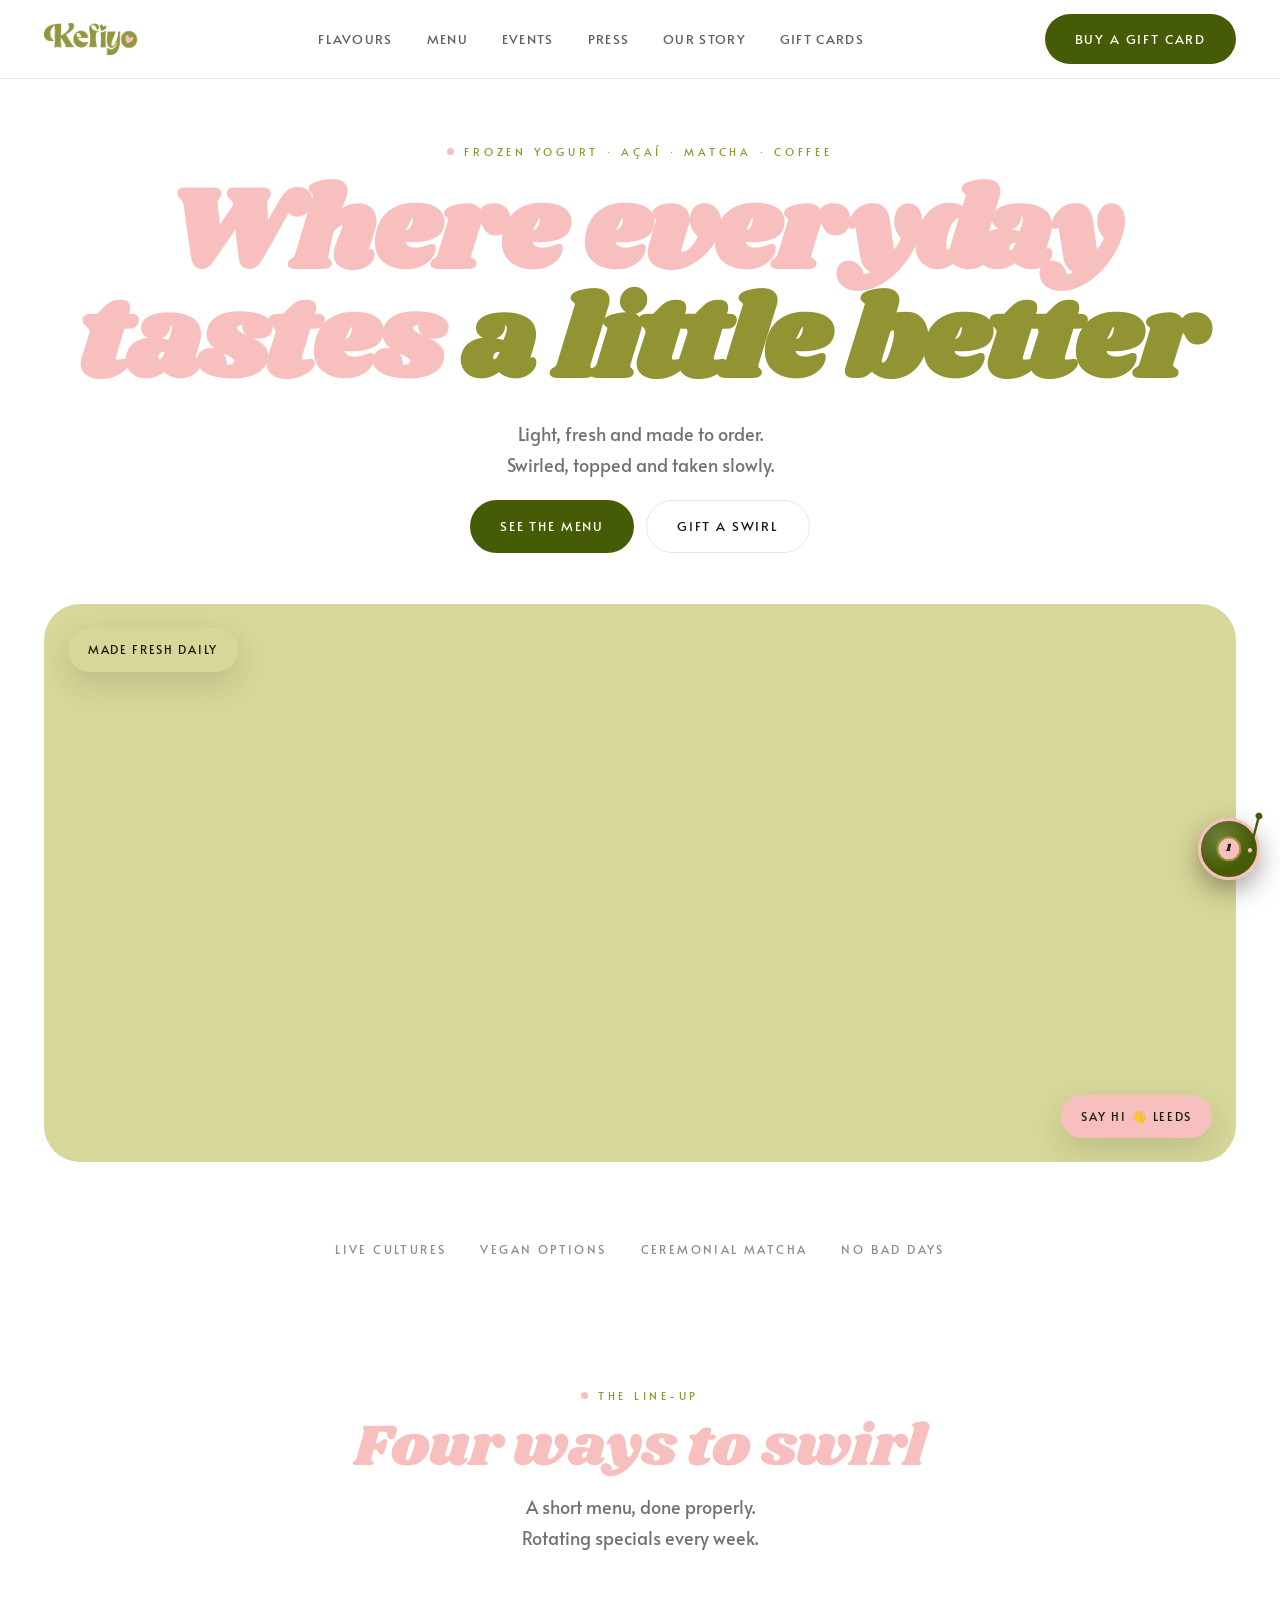
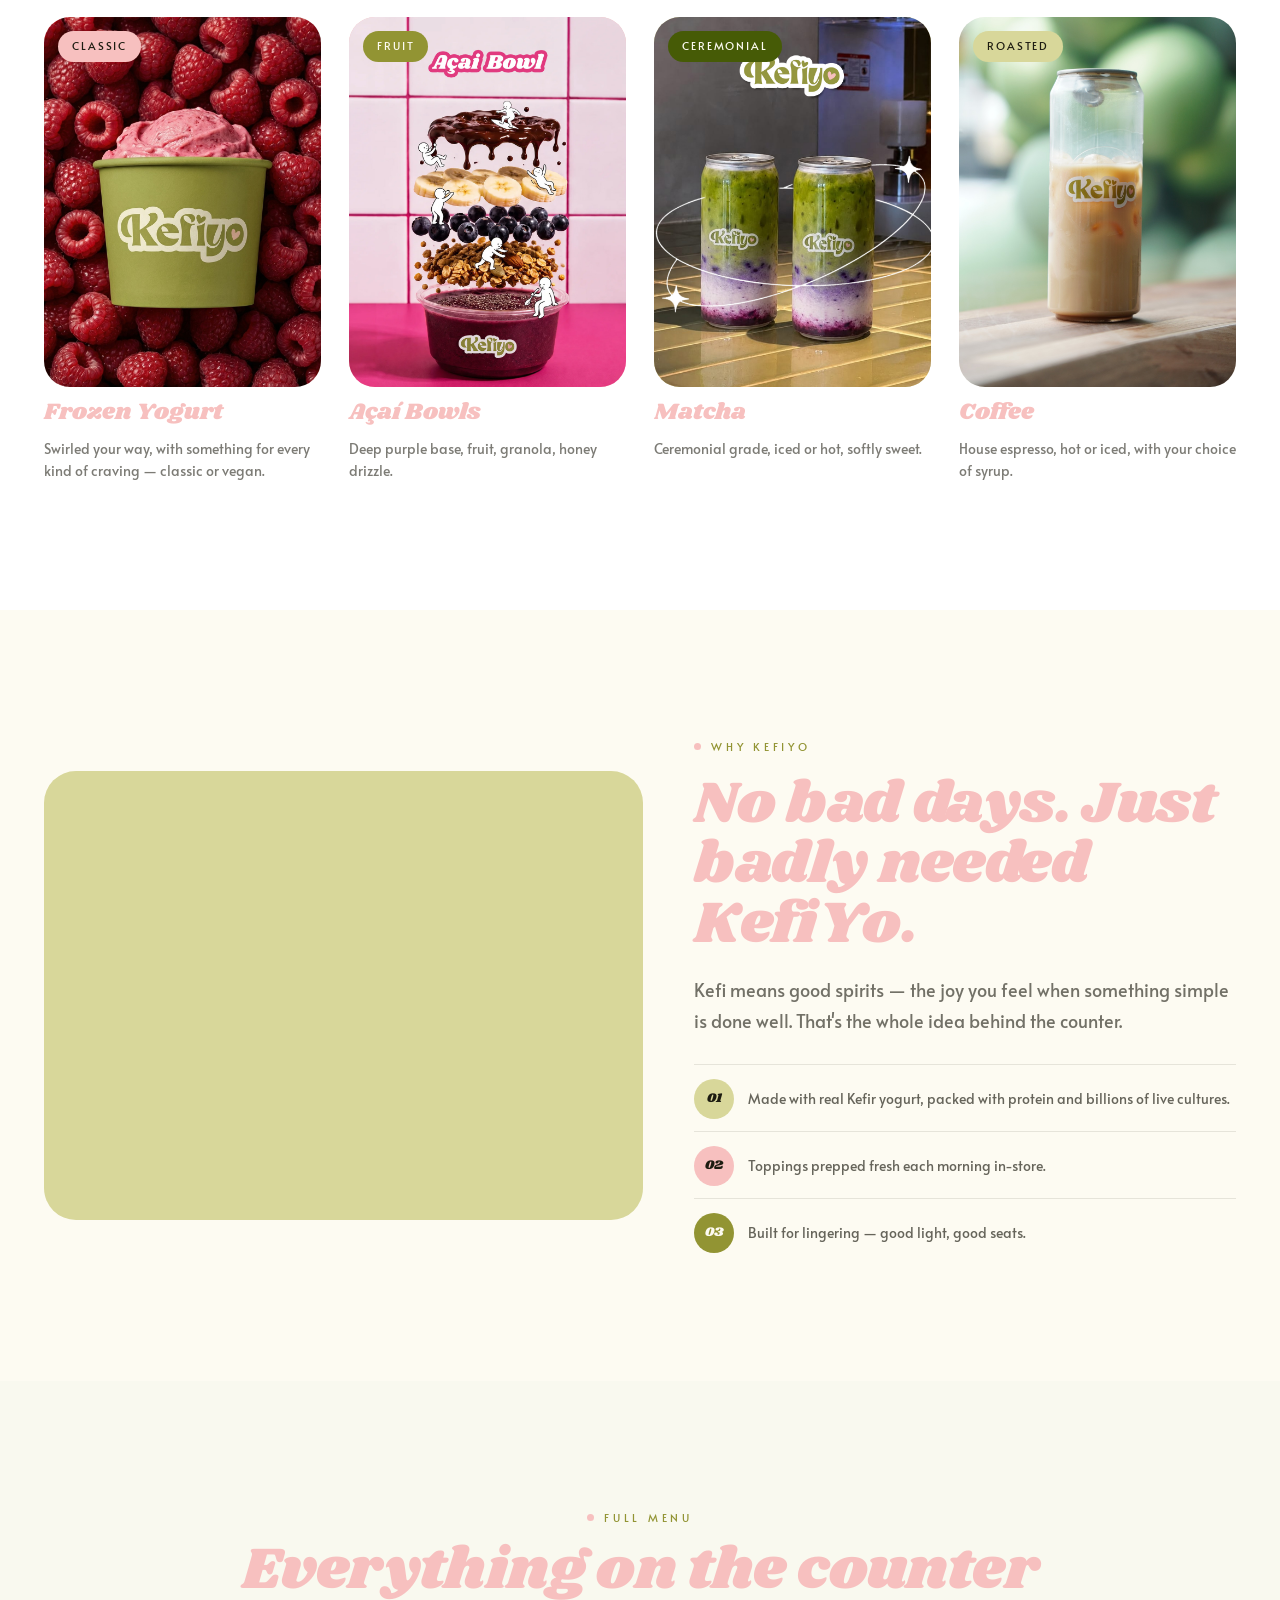
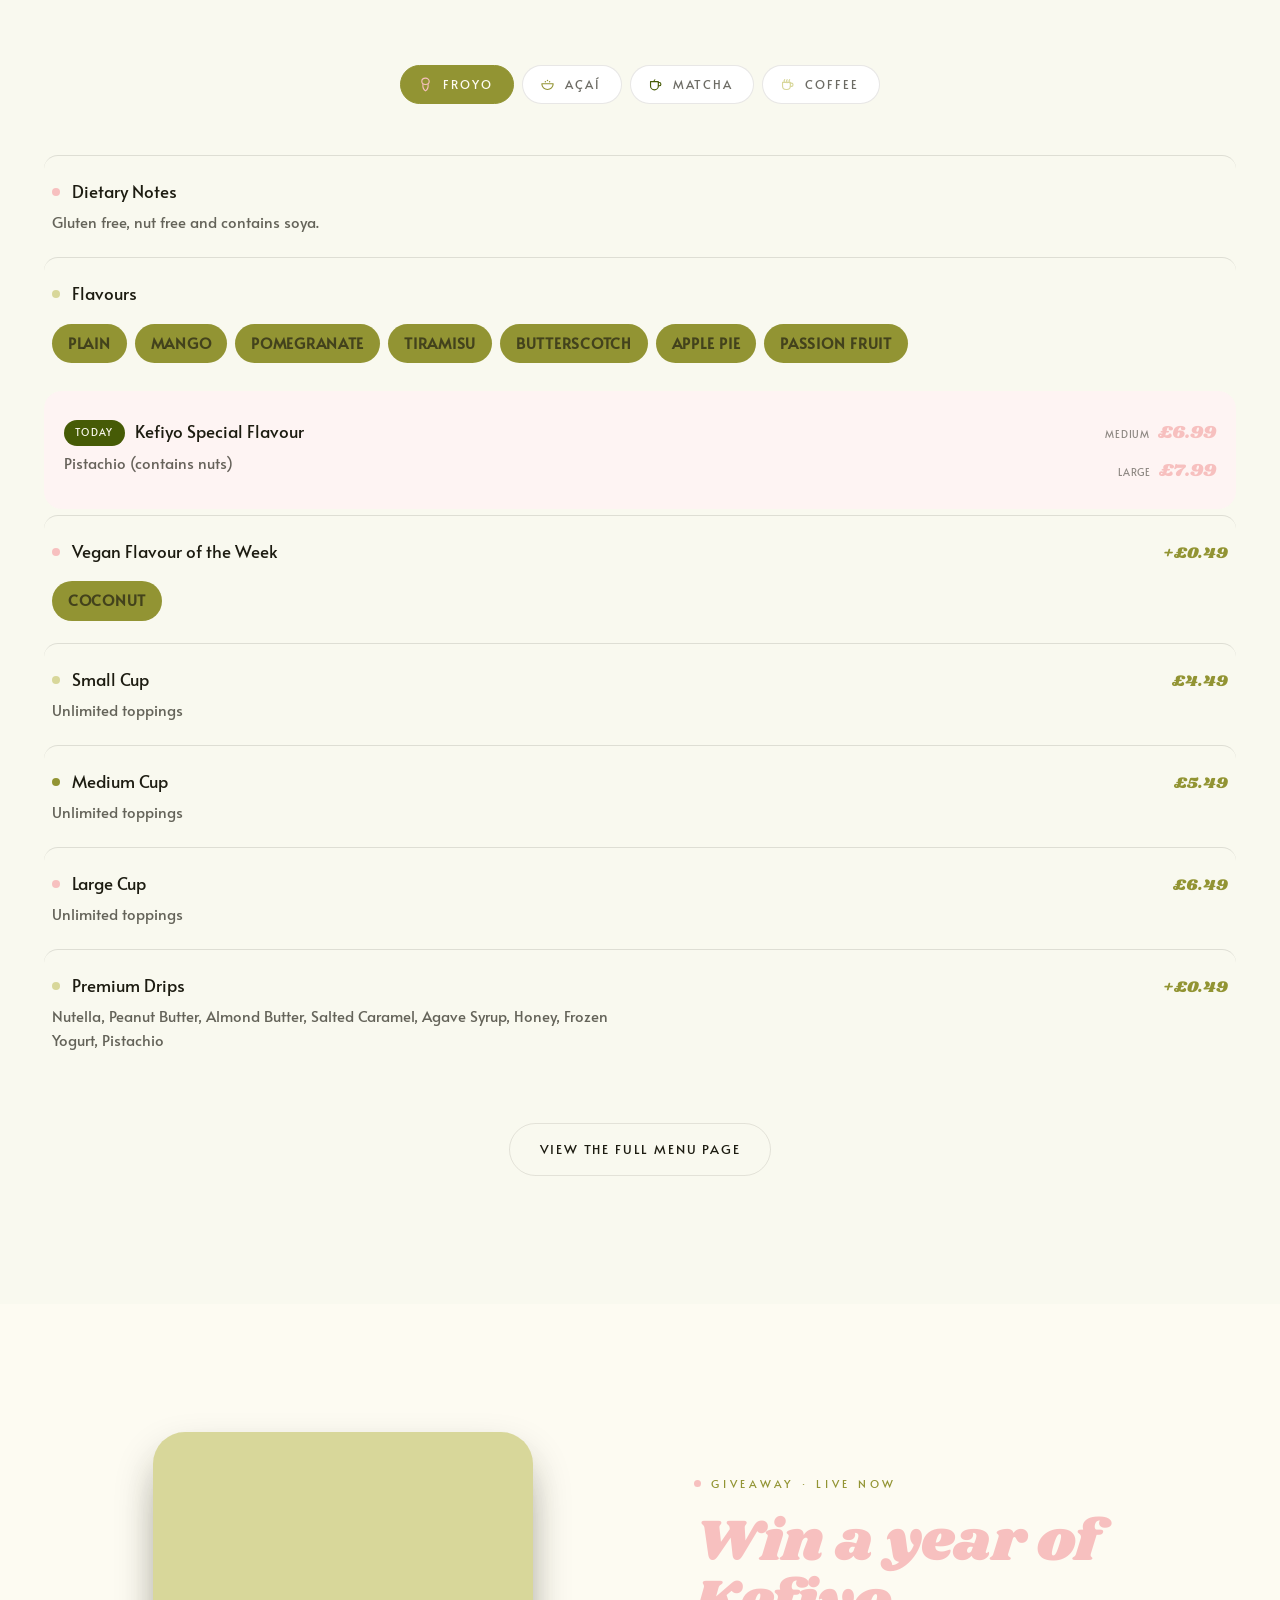
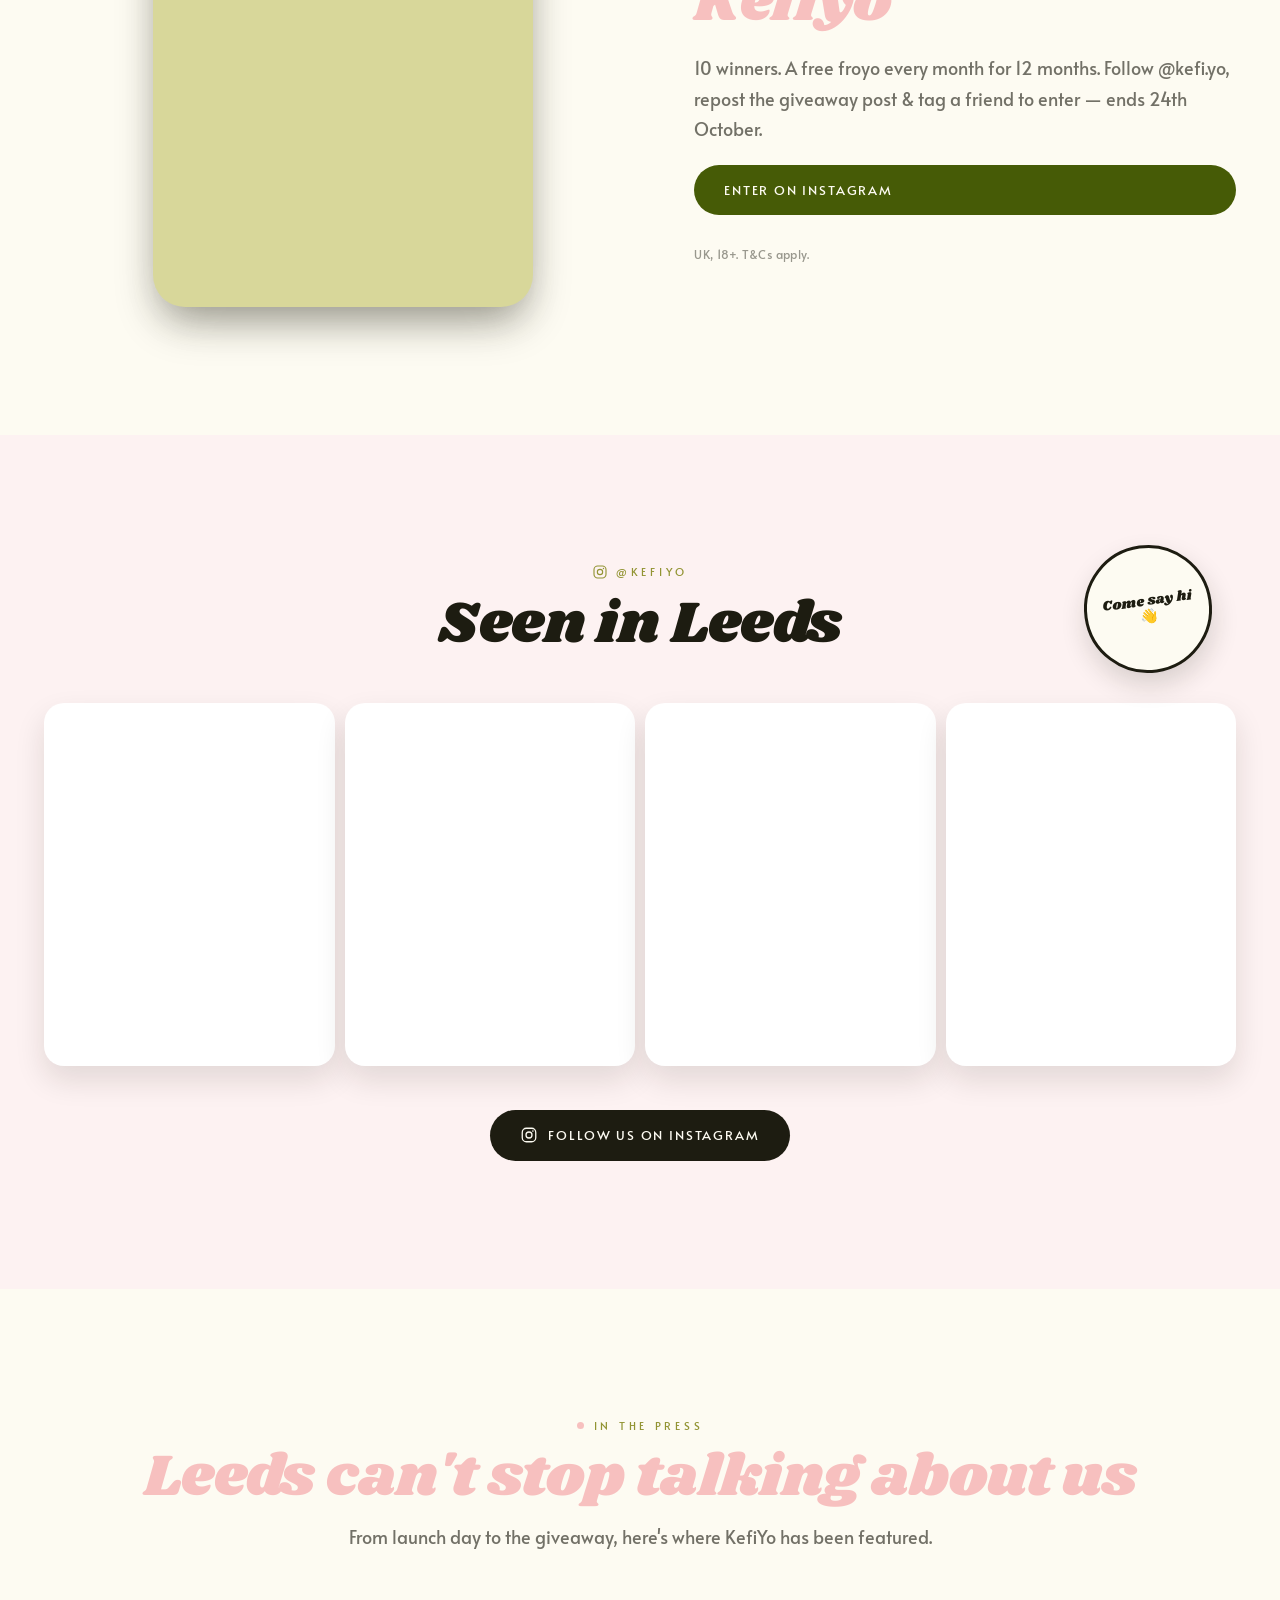
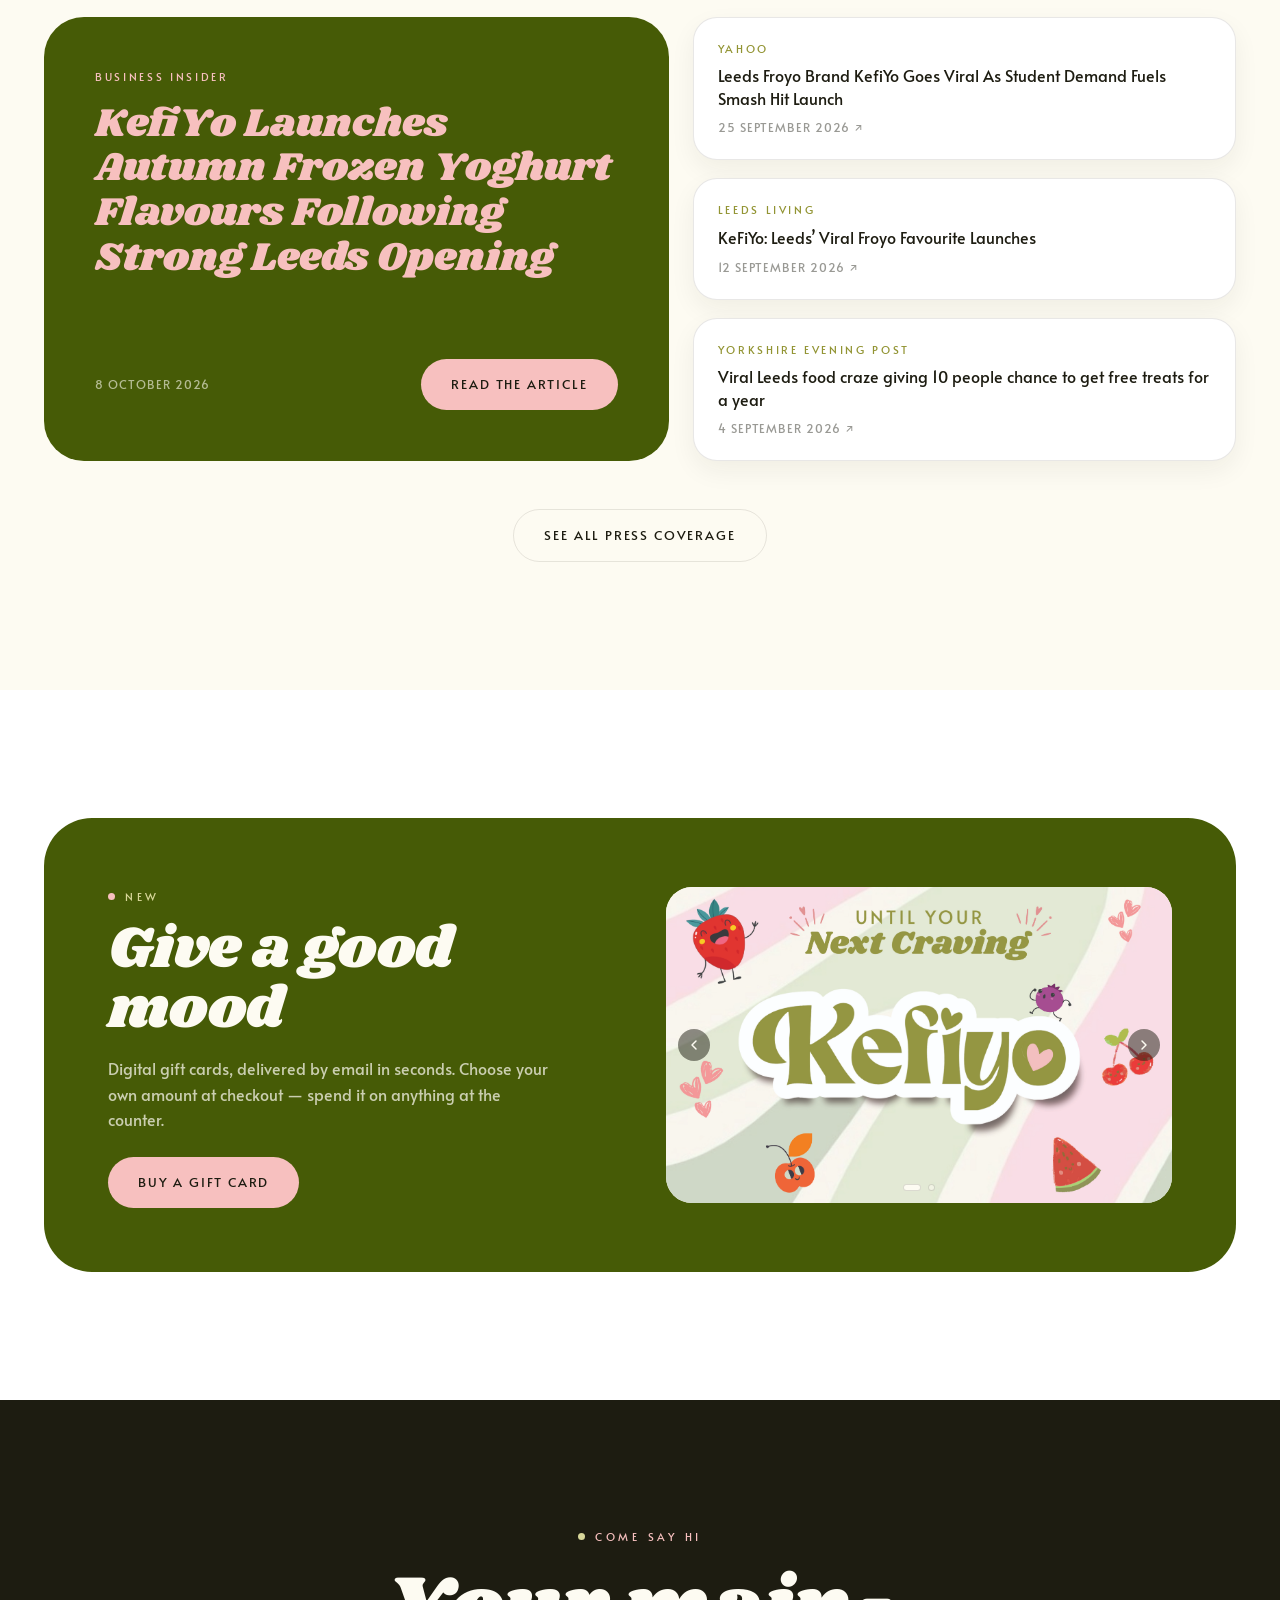
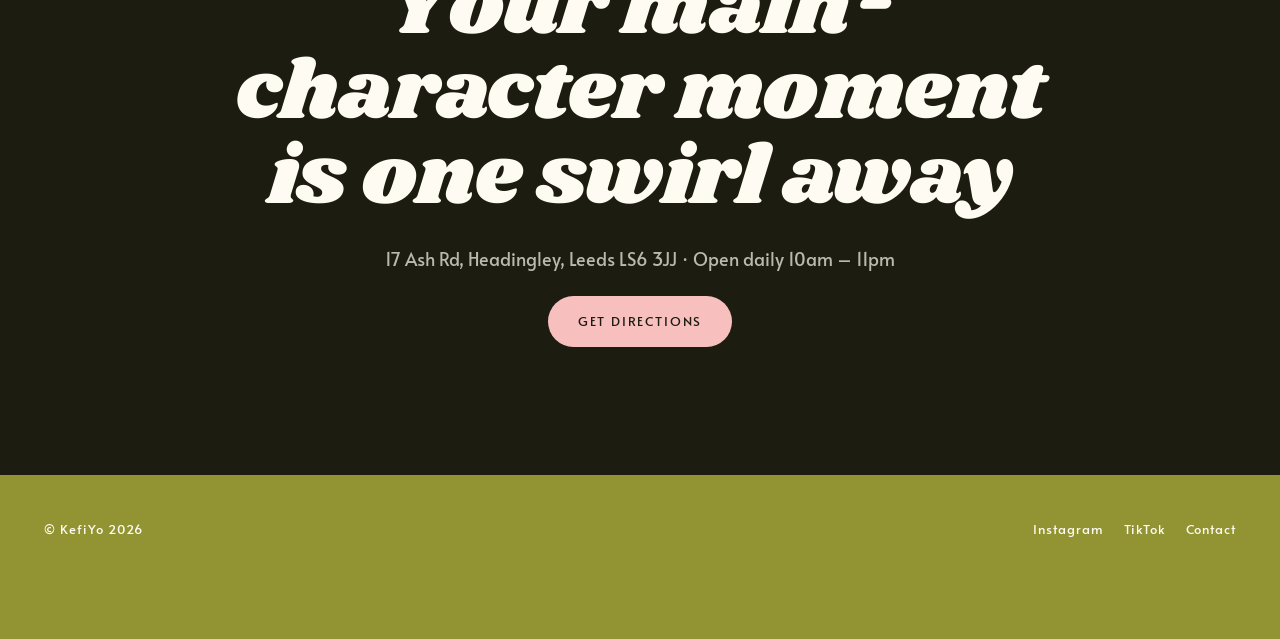
<file: index.html>
<!doctype html>
<html lang="en">
<head>
<meta charset="utf-8" />
<meta name="viewport" content="width=device-width, initial-scale=1" />

<!-- Google tag (gtag.js) -->
<script async src="https://www.googletagmanager.com/gtag/js?id=G-3LNMB49K26"></script>
<script>
  window.dataLayer = window.dataLayer || [];
  function gtag(){dataLayer.push(arguments);}
  gtag('js', new Date());

  gtag('config', 'G-3LNMB49K26');
</script>

<!-- ============ SEO ============
     Edit the title/description/keywords below whenever the client wants
     to change how this page shows up in Google or when shared as a link.
     Keep the title under ~60 characters and the description under ~155
     so they don't get cut off in search results. -->
<title>KefiYo | Frozen Yogurt, Açaí, Matcha &amp; Coffee in Leeds</title>
<meta name="description" content="KefiYo is a frozen yogurt, açaí, matcha and coffee counter in Headingley, Leeds. Fresh daily, vegan options, live cultures. Open 11am–9pm every day.">
<meta name="keywords" content="frozen yogurt Leeds, açaí bowl Leeds, matcha Leeds, coffee shop Leeds, vegan frozen yogurt, KefiYo, dessert shop Leeds, Headingley">
<meta name="robots" content="index, follow">
<link rel="canonical" href="https://www.kefiyo.com/">

<!-- Open Graph (Facebook, Instagram, WhatsApp, LinkedIn link previews) -->
<meta property="og:type" content="website">
<meta property="og:title" content="KefiYo | Frozen Yogurt, Açaí, Matcha & Coffee in Leeds">
<meta property="og:description" content="Light, fresh and made to order. Frozen yogurt, açaí bowls, matcha and coffee in Headingley, Leeds.">
<meta property="og:image" content="https://www.kefiyo.com/assets/images/social-media.jpeg">
<meta property="og:url" content="https://www.kefiyo.com/">
<meta property="og:site_name" content="KefiYo">
<meta property="og:locale" content="en_GB">

<!-- Twitter / X card -->
<meta name="twitter:card" content="summary_large_image">
<meta name="twitter:title" content="KefiYo | Frozen Yogurt, Açaí, Matcha & Coffee in Leeds">
<meta name="twitter:description" content="Light, fresh and made to order. Frozen yogurt, açaí bowls, matcha and coffee in Headingley, Leeds.">
<meta name="twitter:image" content="https://www.kefiyo.com/assets/images/social-media.jpeg">

<meta name="theme-color" content="#465b06">

<!-- ============ Favicons ============
     Add these image files to assets/images/favicon/ with these exact
     names and every browser/device icon is covered. A free generator
     like https://realfavicongenerator.net will produce all of them
     from one source logo in one go. -->
<link rel="icon" type="image/png" sizes="32x32" href="assets/images/favicon/favicon-32x32.png">
<link rel="icon" type="image/png" sizes="16x16" href="assets/images/favicon/favicon-16x16.png">
<link rel="apple-touch-icon" sizes="180x180" href="assets/images/favicon/apple-touch-icon.png">
<link rel="icon" href="assets/images/favicon/favicon.ico">
<link rel="manifest" href="assets/images/favicon/site.webmanifest">

<link rel="preconnect" href="https://fonts.googleapis.com">
<link rel="preconnect" href="https://fonts.gstatic.com" crossorigin>
<link href="https://fonts.googleapis.com/css2?family=Shrikhand&family=Alata&display=swap" rel="stylesheet">
<link rel="stylesheet" href="css/style.css">
</head>
<body>

<header>
  <div class="wrap navin">
    <a href="#" class="logo"><img src="assets/images/logo.png" alt="KefiYo" style="height:32px;width:auto;display:block"></a>
    <nav class="navlinks" id="navLinks"></nav>
    <a href="#gift" class="btn navcta" id="navCta"></a>
  </div>
</header>

<!-- HERO -->
<section class="hero">
  <div class="wrap heroin">
    <div class="herotop" id="heroTop"></div>
    <div class="herostage">
      <video autoplay muted loop playsinline
        src="assets/videos/hero-video.mp4"></video>
      <div id="heroPills"></div>
    </div>
    <div class="strip" id="heroStrip"></div>
  </div>
</section>

<!-- FLAVOURS -->
<section id="flavours">
  <div class="wrap">
    <div class="flavhead" id="flavoursHead"></div>
    <div class="flavgrid" id="flavoursGrid"></div>
  </div>
</section>

<!-- STORY BAND -->
<section id="story" class="band">
  <div class="wrap bandin">
    <div class="bandmedia">
      <video id="storyVideo" class="lazy-video" muted loop playsinline preload="none"
        data-src="assets/videos/story-video.mp4"></video>
    </div>
    <div class="bandtext" id="storyText"></div>
  </div>
</section>

<!-- MENU (homepage teaser) -->
<section id="menu">
  <div class="wrap">
    <div class="flavhead" id="menuHead"></div>
    <div class="menubar" id="menuChips"></div>
    <div class="menu" id="menuItems"></div>
    <div class="menufoot" id="menuFoot"></div>
  </div>
</section>

<!-- GIVEAWAY -->
<section id="giveaway" class="band">
  <div class="wrap bandin">
    <div class="giveaway-stack" id="giveawayStack"></div>
    <div class="bandtext" id="giveawayText"></div>
  </div>
</section>

<!-- INSTAGRAM -->
<section class="igsection">
  <div class="wrap">
    <div class="flavhead" id="instaHead"></div>
    <div class="igrid" id="instaGrid"></div>
    <div class="ig-follow" id="instaFollow"></div>
  </div>
</section>

<!-- PRESS -->
<section id="press" class="band">
  <div class="wrap">
    <div class="flavhead" id="pressHead"></div>
    <div class="presstease" id="pressTeaser"></div>
    <div class="menufoot" id="pressFoot"></div>
  </div>
</section>

<!-- GIFT CARD -->
<section id="gift">
  <div class="wrap">
    <div class="gift" id="giftCard"></div>
  </div>
</section>

<!-- FINAL CTA -->
<section class="finalcta">
  <div class="wrap final" id="finalContent"></div>
</section>

<footer>
  <div class="wrap" id="siteFooter"></div>
</footer>

<nav class="island" id="islandNav"></nav>

<!-- VINYL MUSIC PLAYER -->
<div class="vinyl-player" id="vinylPlayer">
  <div class="vinyl-disc" id="vinylDisc" role="button" aria-label="Play/pause music" tabindex="0">
    <div class="vinyl-label" id="vinylLabel"><span class="fallback">1</span></div>
    <div class="tonearm" aria-hidden="true">
      <svg viewBox="0 0 34 34" xmlns="http://www.w3.org/2000/svg">
        <circle cx="30" cy="4" r="3.4" fill="#465b06"/>
        <line x1="30" y1="4" x2="6" y2="30" stroke="#465b06" stroke-width="2.4" stroke-linecap="round"/>
        <circle cx="6" cy="30" r="2.2" fill="#f7c0bf"/>
      </svg>
    </div>
  </div>
  <div class="vinyl-panel">
    <div class="vinyl-meta">
      <span class="t" id="vinylTitle">Track One</span>
      <span class="a" id="vinylArtist">KefiYo Radio</span>
      <span class="vinyl-status" id="vinylStatus"></span>
    </div>
    <div class="vinyl-controls">
      <button id="vinylPrevBtn" aria-label="Previous track">
        <svg viewBox="0 0 24 24" fill="currentColor"><path d="M6 6h2v12H6zM20 6v12L10 12z"/></svg>
      </button>
      <button id="vinylPlayBtn" class="play-btn" aria-label="Play/pause">
        <svg viewBox="0 0 24 24" fill="currentColor"><path d="M8 5v14l11-7z"/></svg>
      </button>
      <button id="vinylNextBtn" aria-label="Next track">
        <svg viewBox="0 0 24 24" fill="currentColor"><path d="M16 6h2v12h-2zM4 6v12l10-6z"/></svg>
      </button>
    </div>
  </div>
  <audio id="vinylAudio" preload="none"></audio>
</div>

<script src="js/content.js"></script>
<script src="js/press-content.js"></script>
<script src="js/script.js"></script>
</body>
</html>
</file>
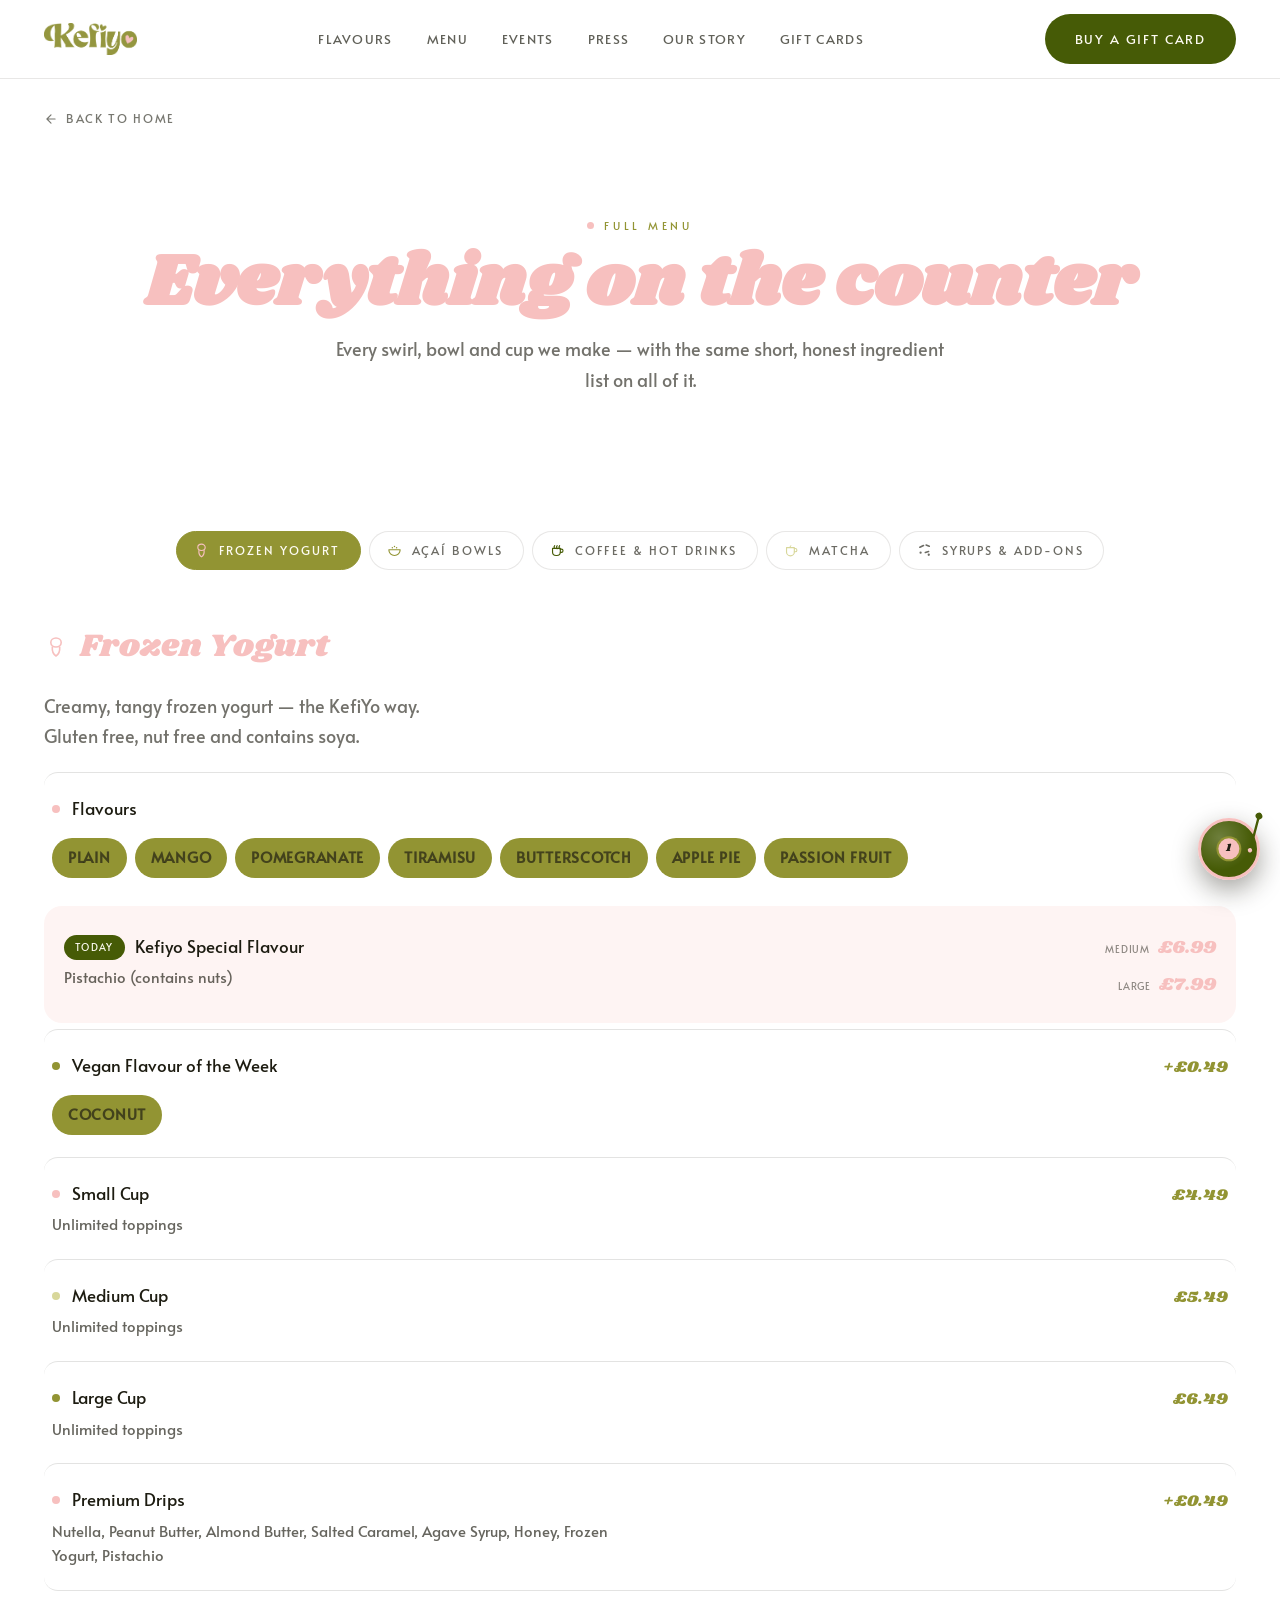
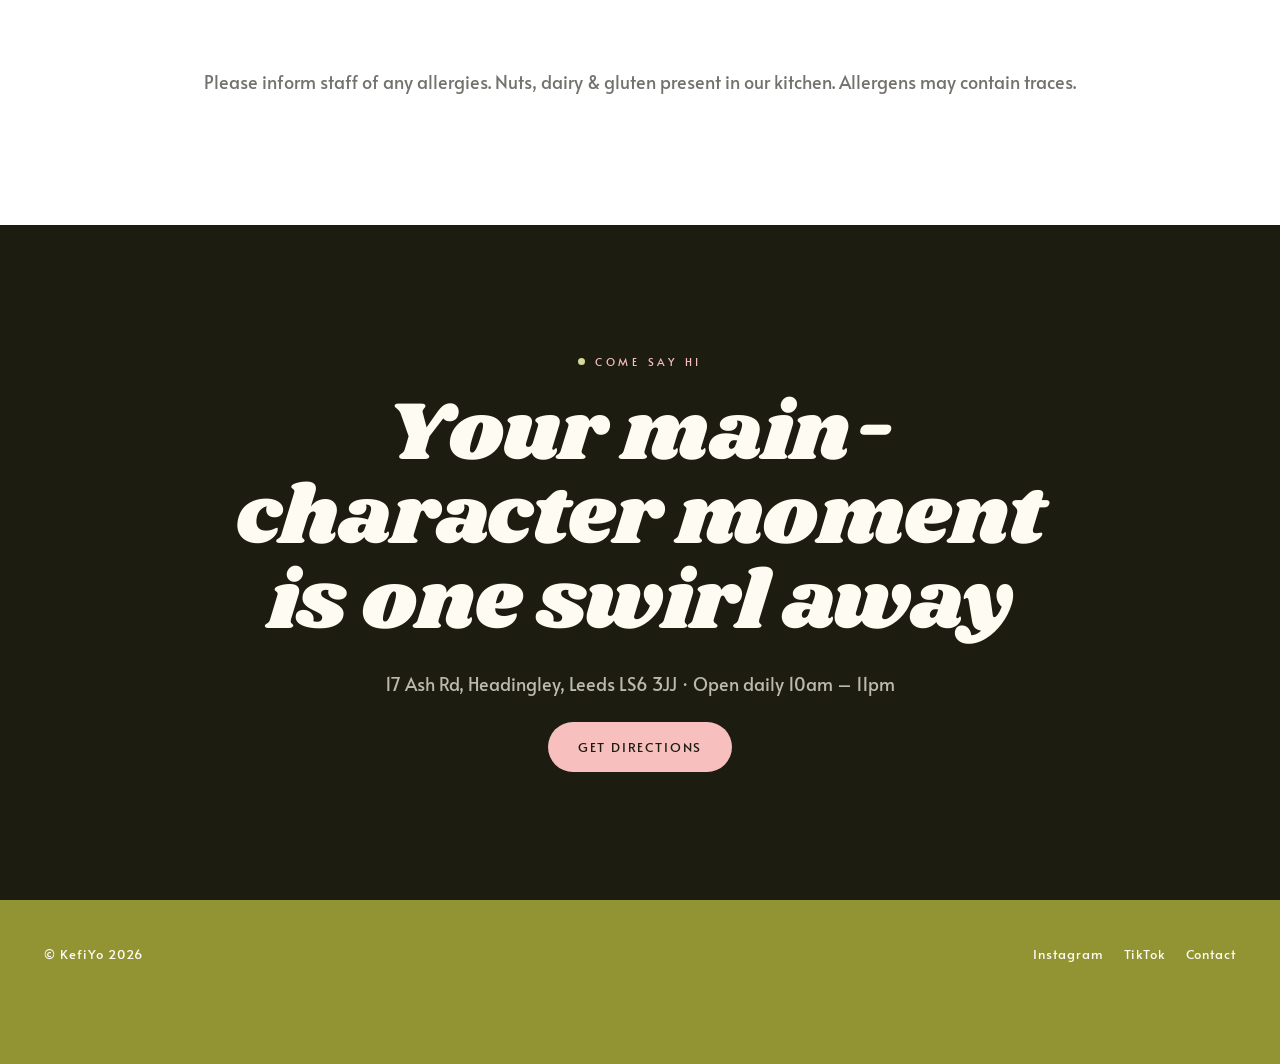
<file: menu.html>
<!doctype html>
<html lang="en">
<head>
<meta charset="utf-8" />
<meta name="viewport" content="width=device-width, initial-scale=1" />

<!-- Google tag (gtag.js) -->
<script async src="https://www.googletagmanager.com/gtag/js?id=G-3LNMB49K26"></script>
<script>
  window.dataLayer = window.dataLayer || [];
  function gtag(){dataLayer.push(arguments);}
  gtag('js', new Date());

  gtag('config', 'G-3LNMB49K26');
</script>

<!-- ============ SEO ============ -->
<title>Full Menu | KefiYo — Frozen Yogurt, Açaí, Matcha &amp; Coffee in Leeds</title>
<meta name="description" content="See the full KefiYo menu: frozen yogurt, açaí bowls, matcha and coffee. Prices and details for everything on the counter, Leeds.">
<meta name="keywords" content="KefiYo menu, frozen yogurt menu Leeds, açaí bowl prices, matcha latte Leeds, coffee menu Leeds">
<meta name="robots" content="index, follow">
<link rel="canonical" href="https://www.kefiyo.com/menu.html">

<meta property="og:type" content="website">
<meta property="og:title" content="Full Menu | KefiYo">
<meta property="og:description" content="Frozen yogurt, açaí bowls, matcha and coffee — everything on the counter at KefiYo, Leeds.">
<meta property="og:image" content="https://www.kefiyo.com/assets/images/social-media.jpeg">
<meta property="og:url" content="https://www.kefiyo.com/menu.html">
<meta property="og:site_name" content="KefiYo">
<meta property="og:locale" content="en_GB">

<meta name="twitter:card" content="summary_large_image">
<meta name="twitter:title" content="Full Menu | KefiYo">
<meta name="twitter:description" content="Frozen yogurt, açaí bowls, matcha and coffee — everything on the counter at KefiYo, Leeds.">
<meta name="twitter:image" content="https://www.kefiyo.com/assets/images/social-media.jpeg">

<meta name="theme-color" content="#465b06">

<link rel="icon" type="image/png" sizes="32x32" href="assets/images/favicon/favicon-32x32.png">
<link rel="icon" type="image/png" sizes="16x16" href="assets/images/favicon/favicon-16x16.png">
<link rel="apple-touch-icon" sizes="180x180" href="assets/images/favicon/apple-touch-icon.png">
<link rel="icon" href="assets/images/favicon/favicon.ico">
<link rel="manifest" href="assets/images/favicon/site.webmanifest">

<link rel="preconnect" href="https://fonts.googleapis.com">
<link rel="preconnect" href="https://fonts.gstatic.com" crossorigin>
<link href="https://fonts.googleapis.com/css2?family=Shrikhand&family=Alata&display=swap" rel="stylesheet">
<link rel="stylesheet" href="css/style.css">
</head>
<body>

<header>
  <div class="wrap navin">
    <a href="index.html" class="logo"><img src="assets/images/logo.png" alt="KefiYo" style="height:32px;width:auto;display:block"></a>
    <nav class="navlinks" id="navLinks"></nav>
    <a href="index.html#gift" class="btn navcta" id="navCta"></a>
  </div>
</header>

<div class="wrap" style="padding-top:28px">
  <a href="index.html" class="back-link">
    <svg viewBox="0 0 24 24" fill="none" stroke="currentColor" stroke-width="2" stroke-linecap="round" stroke-linejoin="round"><path d="M19 12H5M12 19l-7-7 7-7"/></svg>
    Back to home
  </a>
</div>

<div class="wrap menu-page-hero" id="fullMenuHero"></div>

<section>
  <div class="wrap">
    <div class="menubar" id="fullMenuFilter"></div>
  </div>
  <div class="wrap" id="fullMenuSections"></div>
  <div class="wrap" id="menuAllergyNote" style="margin-top:8px"></div>
</section>

<!-- FINAL CTA -->
<section class="finalcta">
  <div class="wrap final" id="finalContent"></div>
</section>

<footer>
  <div class="wrap" id="siteFooter"></div>
</footer>

<nav class="island" id="islandNav"></nav>

<!-- VINYL MUSIC PLAYER -->
<div class="vinyl-player" id="vinylPlayer">
  <div class="vinyl-disc" id="vinylDisc" role="button" aria-label="Play/pause music" tabindex="0">
    <div class="vinyl-label" id="vinylLabel"><span class="fallback">1</span></div>
    <div class="tonearm" aria-hidden="true">
      <svg viewBox="0 0 34 34" xmlns="http://www.w3.org/2000/svg">
        <circle cx="30" cy="4" r="3.4" fill="#465b06"/>
        <line x1="30" y1="4" x2="6" y2="30" stroke="#465b06" stroke-width="2.4" stroke-linecap="round"/>
        <circle cx="6" cy="30" r="2.2" fill="#f7c0bf"/>
      </svg>
    </div>
  </div>
  <div class="vinyl-panel">
    <div class="vinyl-meta">
      <span class="t" id="vinylTitle">Track One</span>
      <span class="a" id="vinylArtist">KefiYo Radio</span>
      <span class="vinyl-status" id="vinylStatus"></span>
    </div>
    <div class="vinyl-controls">
      <button id="vinylPrevBtn" aria-label="Previous track">
        <svg viewBox="0 0 24 24" fill="currentColor"><path d="M6 6h2v12H6zM20 6v12L10 12z"/></svg>
      </button>
      <button id="vinylPlayBtn" class="play-btn" aria-label="Play/pause">
        <svg viewBox="0 0 24 24" fill="currentColor"><path d="M8 5v14l11-7z"/></svg>
      </button>
      <button id="vinylNextBtn" aria-label="Next track">
        <svg viewBox="0 0 24 24" fill="currentColor"><path d="M16 6h2v12h-2zM4 6v12l10-6z"/></svg>
      </button>
    </div>
  </div>
  <audio id="vinylAudio" preload="none"></audio>
</div>

<script src="js/content.js"></script>
<script src="js/menu-content.js"></script>
<script src="js/script.js"></script>
</body>
</html>
</file>
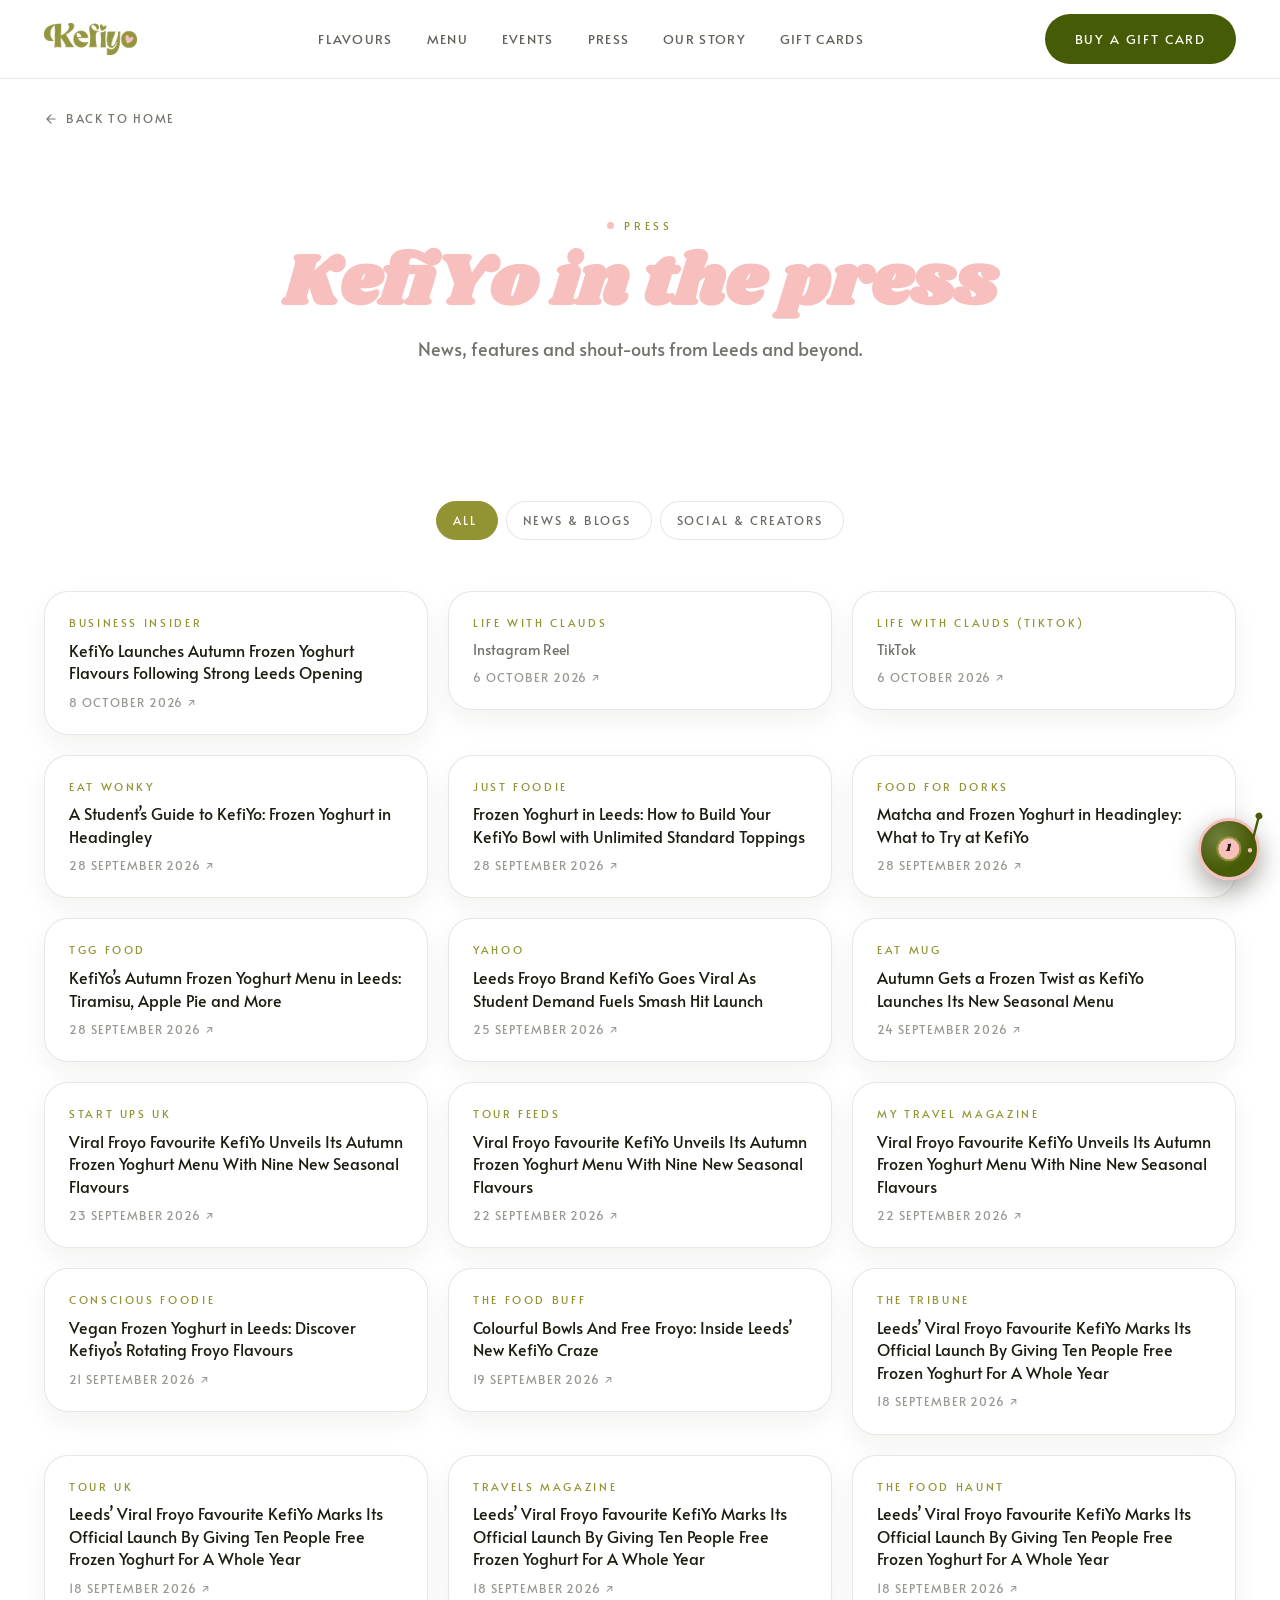
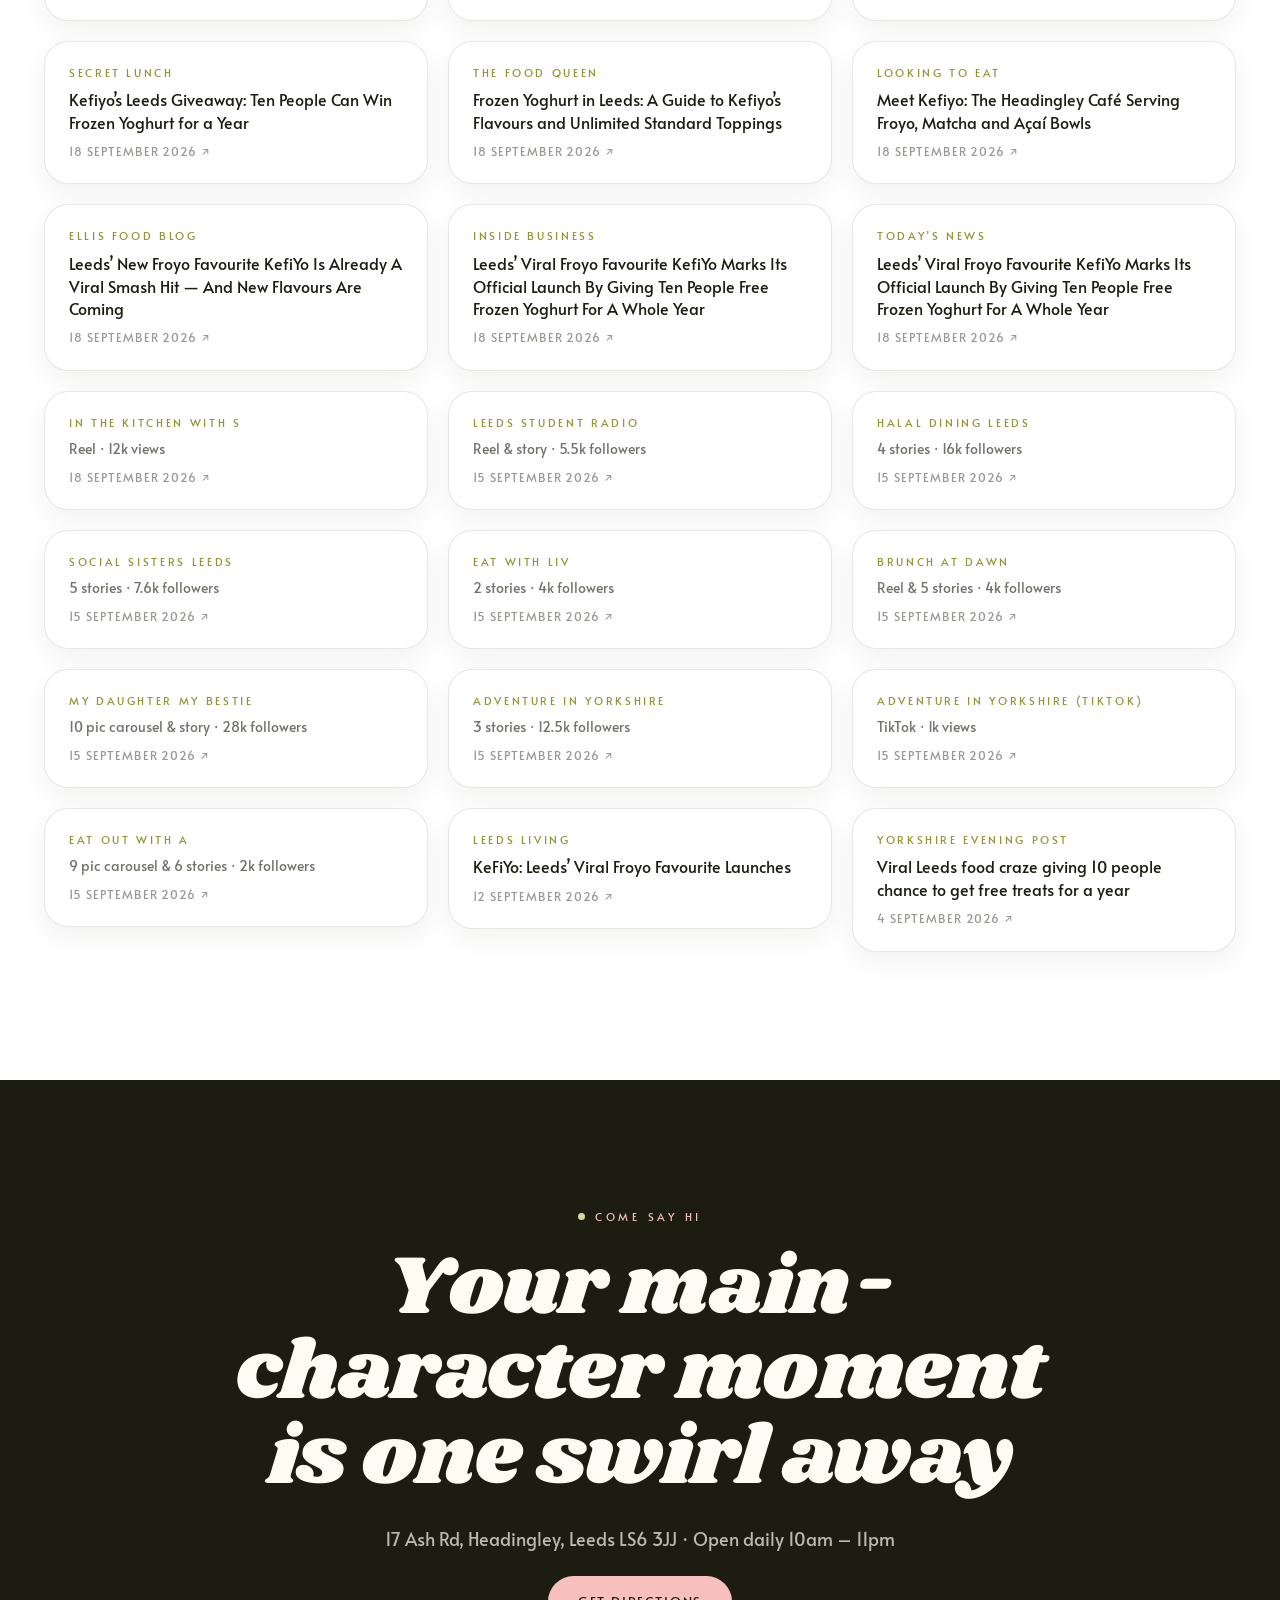
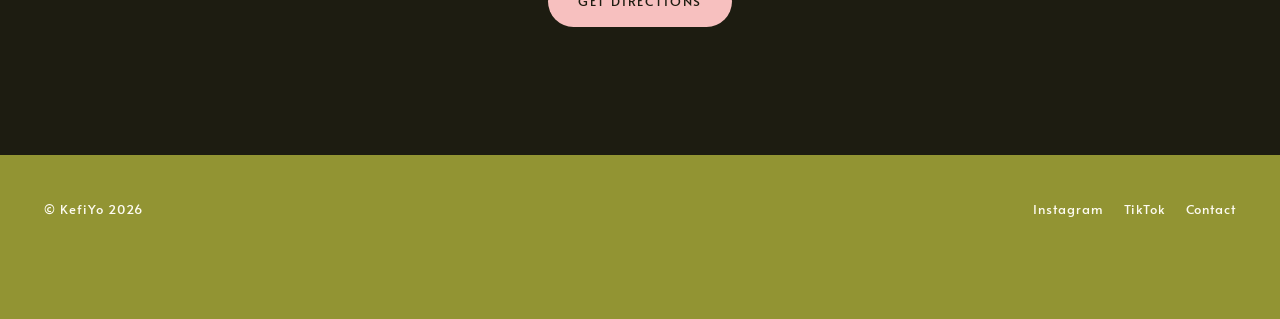
<file: press.html>
<!doctype html>
<html lang="en">
<head>
<meta charset="utf-8" />
<meta name="viewport" content="width=device-width, initial-scale=1" />

<!-- Google tag (gtag.js) -->
<script async src="https://www.googletagmanager.com/gtag/js?id=G-3LNMB49K26"></script>
<script>
  window.dataLayer = window.dataLayer || [];
  function gtag(){dataLayer.push(arguments);}
  gtag('js', new Date());

  gtag('config', 'G-3LNMB49K26');
</script>

<!-- ============ SEO ============ -->
<title>Press | KefiYo — Frozen Yogurt, Açaí, Matcha &amp; Coffee in Leeds</title>
<meta name="description" content="KefiYo in the press — news, features and coverage of Leeds' viral frozen yogurt, açaí, matcha and coffee counter.">
<meta name="keywords" content="KefiYo press, KefiYo news, Leeds froyo, frozen yogurt Leeds, KefiYo giveaway">
<meta name="robots" content="index, follow">
<link rel="canonical" href="https://www.kefiyo.com/press.html">

<meta property="og:type" content="website">
<meta property="og:title" content="Press | KefiYo">
<meta property="og:description" content="News, features and coverage of KefiYo, Leeds' viral frozen yogurt counter.">
<meta property="og:image" content="https://www.kefiyo.com/assets/images/social-media.jpeg">
<meta property="og:url" content="https://www.kefiyo.com/press.html">
<meta property="og:site_name" content="KefiYo">
<meta property="og:locale" content="en_GB">

<meta name="twitter:card" content="summary_large_image">
<meta name="twitter:title" content="Press | KefiYo">
<meta name="twitter:description" content="News, features and coverage of KefiYo, Leeds' viral frozen yogurt counter.">
<meta name="twitter:image" content="https://www.kefiyo.com/assets/images/social-media.jpeg">

<meta name="theme-color" content="#465b06">

<link rel="icon" type="image/png" sizes="32x32" href="assets/images/favicon/favicon-32x32.png">
<link rel="icon" type="image/png" sizes="16x16" href="assets/images/favicon/favicon-16x16.png">
<link rel="apple-touch-icon" sizes="180x180" href="assets/images/favicon/apple-touch-icon.png">
<link rel="icon" href="assets/images/favicon/favicon.ico">
<link rel="manifest" href="assets/images/favicon/site.webmanifest">

<link rel="preconnect" href="https://fonts.googleapis.com">
<link rel="preconnect" href="https://fonts.gstatic.com" crossorigin>
<link href="https://fonts.googleapis.com/css2?family=Shrikhand&family=Alata&display=swap" rel="stylesheet">
<link rel="stylesheet" href="css/style.css">
</head>
<body>

<header>
  <div class="wrap navin">
    <a href="index.html" class="logo"><img src="assets/images/logo.png" alt="KefiYo" style="height:32px;width:auto;display:block"></a>
    <nav class="navlinks" id="navLinks"></nav>
    <a href="index.html#gift" class="btn navcta" id="navCta"></a>
  </div>
</header>

<div class="wrap" style="padding-top:28px">
  <a href="index.html" class="back-link">
    <svg viewBox="0 0 24 24" fill="none" stroke="currentColor" stroke-width="2" stroke-linecap="round" stroke-linejoin="round"><path d="M19 12H5M12 19l-7-7 7-7"/></svg>
    Back to home
  </a>
</div>

<div class="wrap menu-page-hero" id="pressHero"></div>

<section>
  <div class="wrap">
    <div class="menubar" id="pressFilter"></div>
    <div class="presslist" id="pressList"></div>
  </div>
</section>

<!-- FINAL CTA -->
<section class="finalcta">
  <div class="wrap final" id="finalContent"></div>
</section>

<footer>
  <div class="wrap" id="siteFooter"></div>
</footer>

<nav class="island" id="islandNav"></nav>

<!-- VINYL MUSIC PLAYER -->
<div class="vinyl-player" id="vinylPlayer">
  <div class="vinyl-disc" id="vinylDisc" role="button" aria-label="Play/pause music" tabindex="0">
    <div class="vinyl-label" id="vinylLabel"><span class="fallback">1</span></div>
    <div class="tonearm" aria-hidden="true">
      <svg viewBox="0 0 34 34" xmlns="http://www.w3.org/2000/svg">
        <circle cx="30" cy="4" r="3.4" fill="#465b06"/>
        <line x1="30" y1="4" x2="6" y2="30" stroke="#465b06" stroke-width="2.4" stroke-linecap="round"/>
        <circle cx="6" cy="30" r="2.2" fill="#f7c0bf"/>
      </svg>
    </div>
  </div>
  <div class="vinyl-panel">
    <div class="vinyl-meta">
      <span class="t" id="vinylTitle">Track One</span>
      <span class="a" id="vinylArtist">KefiYo Radio</span>
      <span class="vinyl-status" id="vinylStatus"></span>
    </div>
    <div class="vinyl-controls">
      <button id="vinylPrevBtn" aria-label="Previous track">
        <svg viewBox="0 0 24 24" fill="currentColor"><path d="M6 6h2v12H6zM20 6v12L10 12z"/></svg>
      </button>
      <button id="vinylPlayBtn" class="play-btn" aria-label="Play/pause">
        <svg viewBox="0 0 24 24" fill="currentColor"><path d="M8 5v14l11-7z"/></svg>
      </button>
      <button id="vinylNextBtn" aria-label="Next track">
        <svg viewBox="0 0 24 24" fill="currentColor"><path d="M16 6h2v12h-2zM4 6v12l10-6z"/></svg>
      </button>
    </div>
  </div>
  <audio id="vinylAudio" preload="none"></audio>
</div>

<script src="js/content.js"></script>
<script src="js/press-content.js"></script>
<script src="js/script.js"></script>
</body>
</html>
</file>
<file: css/style.css>
:root{
  --wasabi:#929433;
  --pink:#f7c0bf;
  --matcha:#d8d79a;
  --cream:#fdfbf2;
  --ink:#1d1c11;
  --deep:#465b06;
  --white:#ffffff;
  --line:rgba(29,28,17,.10);
}
*{box-sizing:border-box;margin:0;padding:0}
html{scroll-behavior:smooth}
body{background:var(--white);color:var(--ink);font-family:'Alata',system-ui,sans-serif;-webkit-font-smoothing:antialiased;overflow-x:hidden;font-size:16px;line-height:1.6}
.d{font-family:'Shrikhand',cursive;font-weight:400}
img,video{display:block;width:100%;height:100%;object-fit:cover}
a{color:inherit;text-decoration:none}
.wrap{max-width:1240px;margin:0 auto;padding:0 24px}
section{padding:clamp(72px,10vw,150px) 0}
.lede{font-size:clamp(15px,1.4vw,18px);color:rgba(29,28,17,.62);max-width:52ch;line-height:1.7}
.eyebrow{font-size:11px;letter-spacing:.34em;text-transform:uppercase;color:var(--wasabi)}
.eyebrow::before{content:"";display:inline-block;width:7px;height:7px;border-radius:50%;background:var(--pink);margin-right:10px;vertical-align:1px}
h2{font-family:'Shrikhand',cursive;font-weight:400;font-size:clamp(30px,4.6vw,60px);line-height:1.02;letter-spacing:-.01em}
/* Big headings (h1/h2/h3) default to pink instead of plain ink.
   Anywhere a heading already has its own color (the green "a little
   better" in the hero, or the cream headings on the dark gift/final
   sections) that more specific rule wins and stays untouched. */
h1,h2,h3{color:var(--pink)}
.btn{display:inline-flex;align-items:center;gap:10px;background:var(--deep);color:var(--cream);border-radius:999px;padding:15px 30px;font-size:13px;letter-spacing:.14em;text-transform:uppercase;transition:.25s}
.btn:hover{background:var(--wasabi)}
.btn.ghost{background:transparent;color:var(--ink);border:1px solid var(--line)}
.btn.ghost:hover{background:var(--cream);border-color:var(--wasabi)}

/* nav */
header{position:sticky;top:0;z-index:70;background:rgba(255,255,255,.86);backdrop-filter:blur(14px);border-bottom:1px solid var(--line)}
.navin{display:flex;align-items:center;justify-content:space-between;height:78px}
.logo{font-family:'Shrikhand',cursive;font-size:26px;color:var(--deep);display:inline-flex;align-items:center}
.navlinks{display:none;gap:34px;font-size:13px;letter-spacing:.1em;text-transform:uppercase;color:rgba(29,28,17,.7)}
.navlinks a:hover{color:var(--deep)}
.navcta{display:none}
@media(min-width:920px){.navlinks{display:flex}.navcta{display:inline-flex}}
@media(max-width:919px){.navin{justify-content:center}}

/* hero */
.hero{padding:clamp(28px,5vw,64px) 0 0}
.heroin{display:grid;gap:clamp(24px,4vw,54px);align-items:end}
.herotop{display:grid;gap:20px;justify-items:center;text-align:center}
.hero h1{font-family:'Shrikhand',cursive;font-size:clamp(42px,9vw,120px);line-height:.95;letter-spacing:-.02em;max-width:16ch}
.hero h1 em{font-style:normal;color:var(--wasabi)}
.herostage{position:relative;border-radius:36px;overflow:hidden;height:clamp(360px,62vh,620px);background:var(--matcha)}
.herostage video{filter:saturate(1.05)}
.floatpill{position:absolute;background:var(--white);border-radius:999px;padding:12px 20px;font-size:12px;letter-spacing:.14em;text-transform:uppercase;box-shadow:0 12px 30px rgba(29,28,17,.14)}
.fp1{left:24px;top:24px;background:var(--matcha);color:var(--ink)}
.fp2{right:24px;bottom:24px;background:var(--pink)}
.strip{display:flex;flex-wrap:wrap;justify-content:center;gap:10px 34px;padding-top:26px;font-size:12px;letter-spacing:.2em;text-transform:uppercase;color:rgba(29,28,17,.5)}

/* flavours */
.flavhead{display:grid;gap:14px;justify-items:center;text-align:center;margin-bottom:clamp(32px,5vw,64px)}
.flavgrid{display:grid;grid-template-columns:repeat(2,1fr);align-items:start;gap:18px 16px}
@media(min-width:640px){.flavgrid{gap:22px 20px}}
@media(min-width:900px){.flavgrid{grid-template-columns:repeat(4,1fr);gap:28px}}
.flav{display:grid;grid-template-rows:auto auto 1fr;gap:12px;text-align:left;align-self:start}
.flav .ph{position:relative;overflow:hidden;border-radius:26px;background:var(--cream);padding-top:133.333%}
.flav .ph img{position:absolute;inset:0;width:100%;height:100%;object-fit:cover;transition:transform .6s ease}
.flav:hover .ph img{transform:scale(1.05)}
.flav:nth-child(2) .ph{background:var(--pink)}
.flav:nth-child(3) .ph{background:var(--matcha)}
.tag{position:absolute;top:14px;left:14px;z-index:2;border-radius:999px;padding:7px 14px;font-size:10.5px;letter-spacing:.18em;text-transform:uppercase;white-space:nowrap}
.t1{background:var(--pink);color:var(--ink)}
.t2{background:var(--wasabi);color:var(--cream)}
.t3{background:var(--deep);color:var(--cream)}
.t4{background:var(--matcha);color:var(--ink)}
.flav h3{font-family:'Shrikhand',cursive;font-weight:400;font-size:20px;line-height:1.2;margin:0}
@media(min-width:640px){.flav h3{font-size:22px}}
@media(min-width:900px){.flav h3{font-size:23px}}
.flav p{font-size:14px;color:rgba(29,28,17,.58);line-height:1.55;margin:0}

/* quiet band */
.band{background:var(--cream)}
.bandin{display:grid;gap:clamp(26px,4vw,60px);align-items:center}
@media(min-width:900px){.bandin{grid-template-columns:1.05fr .95fr}}
.bandmedia{border-radius:32px;overflow:hidden;aspect-ratio:4/3;background:var(--matcha)}
.bandtext{display:grid;gap:20px}

/* giveaway video card stack */
.giveaway-stack{position:relative;max-width:380px;width:100%;margin:0 auto;aspect-ratio:4/5}
.giveaway-card{position:absolute;inset:0;border-radius:32px;overflow:hidden;background:var(--matcha);box-shadow:0 20px 40px rgba(29,28,17,.2);transition:transform .55s cubic-bezier(.4,0,.2,1),opacity .45s ease;transform-origin:center top;will-change:transform,opacity}
.giveaway-card video{width:100%;height:100%;object-fit:cover}
.giveaway-note{margin-top:10px;font-size:11.5px;letter-spacing:.04em;color:rgba(29,28,17,.45)}
.tickers{display:grid;gap:12px;padding-top:8px}
.tick{display:flex;gap:14px;align-items:center;border-top:1px solid var(--line);padding-top:14px;font-size:14px;color:rgba(29,28,17,.68)}
.tick b{font-family:'Shrikhand',cursive;font-weight:400;font-size:13px;width:40px;height:40px;min-width:40px;display:grid;place-items:center;border-radius:50%}
.tick:nth-child(1) b{background:var(--matcha);color:var(--ink)}
.tick:nth-child(2) b{background:var(--pink);color:var(--ink)}
.tick:nth-child(3) b{background:var(--wasabi);color:var(--cream)}

/* menu */
#menu{background:color-mix(in srgb, var(--matcha) 16%, var(--white))}
.menubar{display:flex;flex-wrap:wrap;gap:8px;justify-content:center;margin-bottom:clamp(28px,4vw,52px)}
.chip{border:1px solid var(--line);border-radius:999px;padding:9px 20px 9px 16px;font-size:12px;letter-spacing:.16em;text-transform:uppercase;color:rgba(29,28,17,.65);cursor:pointer;transition:.2s;background:var(--white);display:inline-flex;align-items:center;gap:9px}
.chip svg{width:17px;height:17px;flex:none}
.menubar .chip:nth-child(1) svg{color:var(--pink)}
.menubar .chip:nth-child(2) svg{color:var(--wasabi)}
.menubar .chip:nth-child(3) svg{color:var(--deep)}
.menubar .chip:nth-child(4) svg{color:var(--matcha)}
.chip.on svg{color:var(--cream)}
.chip:hover{border-color:var(--wasabi);color:var(--deep)}
.chip.on{background:var(--wasabi);color:var(--cream);border-color:var(--wasabi)}
.menu{display:grid;gap:0}
.row{display:grid;grid-template-columns:1fr auto;gap:16px;align-items:baseline;padding:22px 8px;border-top:1px solid color-mix(in srgb, var(--ink) 12%, transparent);transition:.2s;border-radius:14px}
.row:last-child{border-bottom:1px solid color-mix(in srgb, var(--ink) 12%, transparent)}
.row:hover{background:rgba(255,255,255,.85);padding-left:18px}
.row.is-hidden{display:none}
.row .event-desc{margin-top:8px;font-size:13.5px;color:rgba(29,28,17,.62);line-height:1.6;max-width:56ch}
.row .event-cta{margin-top:14px;padding:10px 22px;font-size:11px}
.row h4{font-size:17px;font-weight:400}
.row h4::before{content:"";display:inline-block;width:8px;height:8px;border-radius:50%;margin-right:12px;vertical-align:2px}
.row:nth-child(3n+1) h4::before{background:var(--pink)}
.row:nth-child(3n+2) h4::before{background:var(--matcha)}
.row:nth-child(3n) h4::before{background:var(--wasabi)}
.row span{font-size:14.5px;color:rgba(29,28,17,.68);line-height:1.65;display:block;margin-top:6px;max-width:60ch}
.row span strong{color:var(--deep);font-weight:700;letter-spacing:.03em}
.row h4 .badge{display:inline-block;background:var(--pink);color:var(--ink);border-radius:999px;font-size:9.5px;letter-spacing:.14em;text-transform:uppercase;padding:5px 11px;margin-left:10px;vertical-align:2px;line-height:1.4;margin-top:0}
.price{font-family:'Shrikhand',cursive;font-weight:400;color:var(--wasabi);font-size:16px}
.menufoot{display:flex;justify-content:center;padding-top:clamp(28px,4vw,48px)}

/* flavour listicle (pills instead of comma-separated text) */
.flavour-tags{display:flex;flex-wrap:wrap;gap:8px;margin-top:10px}
.flavour-tag{background:var(--wasabi);color:var(--cream);border-radius:999px;padding:8px 16px;font-size:12px;font-weight:700;letter-spacing:.05em;text-transform:uppercase}

/* highlighted item (e.g. flavour of the day) */
.row.row-highlight{background:color-mix(in srgb, var(--pink) 18%, var(--white));border-radius:18px;padding:22px 20px;margin:6px 0;border-top:none}
.row.row-highlight:hover{background:color-mix(in srgb, var(--pink) 24%, var(--white));padding-left:20px}
.row.row-highlight h4{position:relative;padding-left:0}
.row.row-highlight h4::before{content:"Today";position:static;display:inline-block;width:auto;height:auto;border-radius:999px;background:var(--deep);color:var(--cream);font-size:9.5px;letter-spacing:.14em;text-transform:uppercase;padding:5px 11px;margin-right:10px;vertical-align:2px}
.row.row-highlight .price{color:var(--pink);font-size:20px}
.row-sizes{display:flex;flex-direction:column;gap:2px;align-items:flex-end}
.row-sizes .size-line{display:flex;align-items:baseline;gap:8px}
.row-sizes .size-label{font-size:10px;text-transform:uppercase;letter-spacing:.08em;color:rgba(29,28,17,.5)}
.row-sizes .size-price{font-family:'Shrikhand',cursive;font-weight:400;color:var(--wasabi);font-size:16px}
.row.row-highlight .row-sizes .size-price{color:var(--pink);font-size:18px}

/* insta */
.igsection{background:color-mix(in srgb, var(--pink) 20%, var(--white));position:relative;overflow:hidden}
.igsection .flavhead{position:relative;margin-bottom:clamp(28px,4vw,48px)}
.igsection .eyebrow{color:var(--wasabi);display:inline-flex;align-items:center;gap:8px}
.igsection .eyebrow::before{content:none}
.igsection .eyebrow svg{width:16px;height:16px;flex:none}
.igsection h2{color:var(--ink)}
.ig-sticker{position:absolute;top:-18px;right:2%;width:clamp(90px,11vw,128px);aspect-ratio:1;background:var(--cream);border:3px solid var(--ink);border-radius:50%;display:grid;place-items:center;text-align:center;line-height:1.15;font-family:'Shrikhand',cursive;font-weight:400;font-size:clamp(11px,1.2vw,14px);color:var(--ink);transform:rotate(-8deg);animation:igwobble 6s ease-in-out infinite;padding:10px;box-shadow:0 12px 26px rgba(29,28,17,.16)}
@keyframes igwobble{50%{transform:rotate(6deg) translateY(-6px)}}
@media(max-width:640px){.ig-sticker{position:static;margin:0 auto 16px;transform:rotate(-6deg)}}
.igrid{display:grid;grid-template-columns:repeat(2,1fr);gap:10px}
@media(min-width:800px){.igrid{grid-template-columns:repeat(4,1fr)}}
.igrid > *{aspect-ratio:4/5;border-radius:20px;overflow:hidden;background:var(--white);box-shadow:0 14px 30px rgba(29,28,17,.12);transition:transform .3s ease}
.igrid > *:hover{transform:translateY(-6px)}
.ig-follow{display:flex;justify-content:center;margin-top:clamp(28px,4vw,44px)}
.ig-follow-btn{display:inline-flex;align-items:center;gap:10px;background:var(--ink);color:var(--cream)}
.ig-follow-btn:hover{background:var(--deep)}
.ig-follow-btn svg{width:18px;height:18px;flex:none}

/* gift card */
.gift{background:var(--deep);color:var(--cream);border-radius:clamp(28px,4vw,48px);padding:clamp(30px,5vw,72px);display:grid;gap:clamp(26px,4vw,56px)}
@media(min-width:900px){.gift{grid-template-columns:1fr 1fr;align-items:center}}
.gift h2{color:var(--cream)}
.gift p{color:rgba(253,251,242,.72);max-width:44ch}
.cardart{border-radius:26px;overflow:hidden;aspect-ratio:16/10;background:var(--matcha);position:relative;display:flex;flex-direction:column;align-items:center;justify-content:center;gap:18px;padding:28px}
.cardart-logo{height:clamp(30px,4.5vw,46px);width:auto;object-fit:contain}
.cardart .amt{font-family:'Shrikhand',cursive;font-size:clamp(20px,2.6vw,30px);color:var(--deep);text-align:center;letter-spacing:.01em}
.cardart.cardart-images{display:grid;grid-auto-flow:column;grid-auto-columns:1fr;gap:4px;padding:0;background:var(--cream)}
.cardart.cardart-images img{width:100%;height:100%;object-fit:cover;display:block}
.cardart-slider{padding:0;background:var(--cream);position:relative}
.cardart-slides{position:relative;width:100%;height:100%}
.cardart-slides img{position:absolute;inset:0;width:100%;height:100%;object-fit:cover;opacity:0;transition:opacity .4s ease}
.cardart-slides img.active{opacity:1}
.cardart-nav{position:absolute;top:50%;transform:translateY(-50%);width:32px;height:32px;border-radius:50%;border:none;background:rgba(29,28,17,.5);color:var(--cream);display:grid;place-items:center;cursor:pointer;transition:.2s}
.cardart-nav:hover{background:rgba(29,28,17,.75)}
.cardart-nav svg{width:16px;height:16px}
.cardart-nav.prev{left:12px}
.cardart-nav.next{right:12px}
.cardart-dots{position:absolute;bottom:12px;left:50%;transform:translateX(-50%);display:flex;gap:7px;z-index:2}
.cardart-dots .dot{width:7px;height:7px;border-radius:50%;background:rgba(253,251,242,.55);cursor:pointer;transition:.2s;border:1px solid rgba(29,28,17,.15)}
.cardart-dots .dot.active{background:var(--cream);width:18px;border-radius:4px}
.giftbtn{background:var(--pink);color:var(--ink);margin-top:24px}
.giftbtn:hover{background:var(--matcha)}
.gift .giftnote{margin-top:12px;font-size:12px;letter-spacing:.1em;text-transform:uppercase;color:rgba(253,251,242,.55)}

/* final CTA + footer */
.finalcta{background:var(--ink);padding-bottom:clamp(72px,10vw,150px)}
.finalcta .final{text-align:center;display:grid;gap:22px;justify-items:center}
.finalcta .eyebrow{color:var(--pink)}
.finalcta .eyebrow::before{background:var(--matcha)}
.finalcta h2{font-size:clamp(34px,6.5vw,84px);max-width:14ch;color:var(--cream)}
.finalcta .lede{color:rgba(253,251,242,.7)}
.finalcta .btn{background:var(--pink);color:var(--ink)}
.finalcta .btn:hover{background:var(--matcha)}
footer{background:var(--wasabi);color:var(--cream);padding:44px 0 165px}
footer .wrap{display:flex;flex-wrap:wrap;gap:14px;justify-content:space-between;font-size:12.5px;letter-spacing:.08em}
.footer-links{display:flex;gap:20px}
.footer-links a:hover{color:var(--ink)}
@media(min-width:920px){footer{padding:44px 0 100px}}

/* mobile island */
.island{position:fixed;left:50%;transform:translateX(-50%);bottom:16px;z-index:90;display:flex;gap:4px;background:rgba(29,28,17,.94);backdrop-filter:blur(10px);border-radius:999px;padding:6px;box-shadow:0 14px 34px rgba(29,28,17,.28);max-width:calc(100vw - 20px);overflow-x:auto;scrollbar-width:none;-ms-overflow-style:none}
.island::-webkit-scrollbar{display:none}
.island a{color:var(--cream);font-size:11px;letter-spacing:.12em;text-transform:uppercase;padding:10px 13px;border-radius:999px;white-space:nowrap;flex:none}
.island a.hi{background:var(--pink);color:var(--ink)}
@media(max-width:400px){.island{gap:3px;padding:5px}.island a{font-size:9.5px;letter-spacing:.08em;padding:9px 10px}}
@media(min-width:920px){.island{display:none}}

/* ============================= */
/* vinyl music player             */
/* ============================= */
.vinyl-player{position:fixed;right:20px;bottom:20px;z-index:95;display:flex;align-items:center;flex-direction:row-reverse}
.vinyl-disc{position:relative;width:62px;height:62px;border-radius:50%;cursor:pointer;flex:none;box-shadow:0 10px 26px rgba(29,28,17,.4);border:3px solid var(--pink);background:
  radial-gradient(circle at center, var(--cream) 0 14%, var(--wasabi) 15% 16%, var(--deep) 16% 100%),
  repeating-radial-gradient(circle at center, rgba(247,192,191,.16) 0 2px, transparent 2px 5px);
  animation:vinylspin 3.4s linear infinite;
  animation-play-state:paused;
}
.vinyl-player.playing .vinyl-disc{animation-play-state:running}
.vinyl-disc::before{content:"";position:absolute;inset:0;border-radius:50%;background:radial-gradient(circle at 34% 30%, rgba(255,255,255,.22), transparent 60%)}
.vinyl-label{position:absolute;top:50%;left:50%;width:38%;height:38%;transform:translate(-50%,-50%);border-radius:50%;background:var(--pink);display:grid;place-items:center;overflow:hidden;box-shadow:0 0 0 2px var(--wasabi)}
.vinyl-label img{width:100%;height:100%;object-fit:cover}
.vinyl-label .fallback{font-family:'Shrikhand',cursive;font-size:11px;color:var(--ink)}
@keyframes vinylspin{to{transform:rotate(360deg)}}

.tonearm{position:absolute;top:-9px;right:-6px;width:34px;height:34px;transform-origin:88% 12%;transform:rotate(-28deg);transition:transform .35s cubic-bezier(.4,0,.2,1);pointer-events:none}
.vinyl-player.playing .tonearm{transform:rotate(6deg)}
.tonearm svg{width:100%;height:100%}

.vinyl-panel{max-width:0;opacity:0;overflow:hidden;transition:max-width .35s ease,opacity .25s ease,margin .35s ease;background:var(--deep);border-left:3px solid var(--pink);backdrop-filter:blur(10px);border-radius:0 20px 20px 0;color:var(--cream);display:flex;align-items:center;gap:12px;white-space:nowrap}
.vinyl-player.open .vinyl-panel{max-width:280px;opacity:1;margin-right:12px;padding:10px 14px}
.vinyl-meta{display:grid;line-height:1.25;min-width:0}
.vinyl-meta .t{font-size:12.5px;overflow:hidden;text-overflow:ellipsis;color:var(--cream)}
.vinyl-meta .a{font-size:10.5px;color:var(--matcha);text-transform:uppercase;letter-spacing:.08em}
.vinyl-status{color:var(--pink)}
.vinyl-controls{display:flex;align-items:center;gap:6px}
.vinyl-controls button{background:none;border:none;color:var(--cream);cursor:pointer;display:grid;place-items:center;width:26px;height:26px;border-radius:50%;transition:.2s}
.vinyl-controls button:hover{background:rgba(247,192,191,.28);color:var(--pink)}
.vinyl-controls svg{width:15px;height:15px}
.vinyl-controls .play-btn svg{width:17px;height:17px}

@media(max-width:919px){
  .vinyl-player{right:14px;bottom:82px}
  .vinyl-player.open .vinyl-panel{max-width:220px}
}

/* ============================= */
/* full menu page                 */
/* ============================= */
.menu-page-hero{padding:clamp(44px,7vw,84px) 0 8px;text-align:center;display:grid;gap:14px;justify-items:center}
.menu-page-hero h1{font-family:'Shrikhand',cursive;font-size:clamp(36px,6.5vw,72px);line-height:1}
.menu-category{margin-bottom:clamp(48px,6vw,76px)}
.menu-category-head{display:flex;align-items:center;gap:12px;margin-bottom:18px}
.menu-category-head svg{width:24px;height:24px;flex:none}
.menu-category:nth-of-type(1) .menu-category-head svg{color:var(--pink)}
.menu-category:nth-of-type(2) .menu-category-head svg{color:var(--wasabi)}
.menu-category:nth-of-type(3) .menu-category-head svg{color:var(--deep)}
.menu-category:nth-of-type(4) .menu-category-head svg{color:var(--matcha)}
.menu-category:nth-of-type(5) .menu-category-head svg{color:var(--pink)}
.menu-category h3{font-family:'Shrikhand',cursive;font-weight:400;font-size:clamp(22px,2.8vw,32px)}
.back-link{display:inline-flex;align-items:center;gap:8px;font-size:12px;letter-spacing:.14em;text-transform:uppercase;color:rgba(29,28,17,.6)}
.back-link:hover{color:var(--deep)}
.back-link svg{width:14px;height:14px}

/* ============================= */
/* events page                    */
/* ============================= */
.eventslist{display:grid;grid-template-columns:1fr;align-items:start;gap:24px;margin-top:clamp(28px,4vw,44px)}
@media(min-width:900px){.eventslist{grid-template-columns:repeat(3,1fr);gap:28px}}
.event-card{border-radius:28px;overflow:hidden;background:var(--white);border:1px solid var(--line);box-shadow:0 14px 34px rgba(29,28,17,.10);transition:.2s;align-self:start}
.event-card.is-hidden{display:none}
.menu-category.is-hidden{display:none}
.event-card-media{width:100%;aspect-ratio:16/9;background:var(--cream);overflow:hidden}
.event-card-media img,.event-card-media video{width:100%;height:100%;object-fit:cover;display:block}
.event-card-body{padding:clamp(22px,3vw,32px)}
.event-card-top{display:flex;flex-wrap:wrap;align-items:baseline;justify-content:space-between;gap:10px 16px}
.event-card-top h3{font-size:clamp(20px,2.4vw,26px)}
.event-card-top .price{font-family:'Shrikhand',cursive;font-weight:400;color:var(--wasabi);font-size:16px}
.event-cost-note{margin-top:4px;font-size:12.5px;color:rgba(29,28,17,.55);line-height:1.5}
.event-meta{margin-top:8px;font-size:12px;letter-spacing:.08em;text-transform:uppercase;color:rgba(29,28,17,.5)}
.event-desc{margin-top:16px;font-size:14.5px;line-height:1.75;color:rgba(29,28,17,.68);max-width:64ch}
.event-cta{margin-top:22px}

/* ============================= */
/* press                          */
/* ============================= */
.presstease{display:grid;gap:clamp(14px,2vw,24px)}
@media(min-width:900px){.presstease{grid-template-columns:1.15fr 1fr}}
.press-feature{display:grid;align-content:space-between;gap:32px;background:var(--deep);color:var(--cream);border-radius:clamp(28px,4vw,40px);padding:clamp(28px,4vw,52px);transition:background .25s}
.press-feature:hover{background:#3a4d05}
.press-feature .press-outlet{color:var(--pink);display:block;margin-bottom:16px}
.press-feature h3{font-family:'Shrikhand',cursive;font-weight:400;font-size:clamp(24px,3.2vw,40px);line-height:1.12}
.press-feature-foot{display:flex;flex-wrap:wrap;align-items:center;justify-content:space-between;gap:14px}
.press-feature .press-date{color:rgba(253,251,242,.6)}
.press-feature .btn{background:var(--pink);color:var(--ink)}
.press-side{display:grid;gap:clamp(12px,1.6vw,18px);align-content:start}
.press-card{display:grid;gap:8px;align-content:start;background:var(--white);border:1px solid var(--line);border-radius:24px;padding:22px 24px;box-shadow:0 10px 26px rgba(29,28,17,.06);transition:transform .2s,border-color .2s}
.press-card:hover{transform:translateY(-3px);border-color:var(--wasabi)}
.press-card.is-hidden{display:none}
.press-outlet{font-size:11px;letter-spacing:.24em;text-transform:uppercase;color:var(--wasabi)}
.press-title{font-size:15.5px;line-height:1.45;color:var(--ink)}
.press-title.is-note{font-size:14px;color:rgba(29,28,17,.62)}
.press-date{font-size:12px;letter-spacing:.08em;text-transform:uppercase;color:rgba(29,28,17,.45)}
.presslist{display:grid;grid-template-columns:1fr;gap:16px;margin-top:clamp(28px,4vw,44px);align-items:start}
@media(min-width:700px){.presslist{grid-template-columns:repeat(2,1fr)}}
@media(min-width:1000px){.presslist{grid-template-columns:repeat(3,1fr);gap:20px}}
</file>
